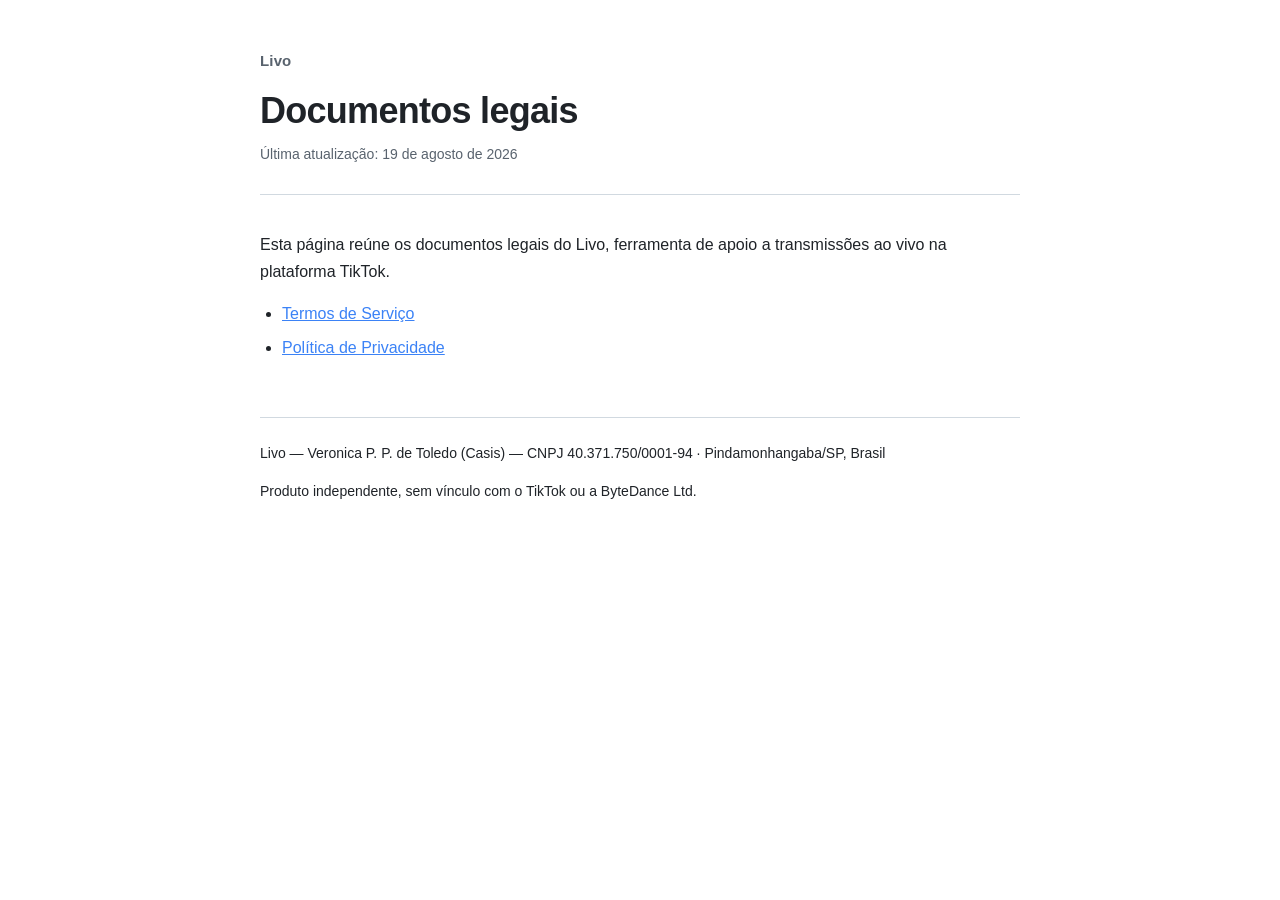
<file: index.html>
<!doctype html>
<html lang="pt-BR">
<head>
<meta charset="utf-8">
<meta name="viewport" content="width=device-width, initial-scale=1">
<meta name="robots" content="noindex, nofollow">
<title>Livo — Documentos legais</title>
<link rel="stylesheet" href="assets/legal.css">
</head>
<body>
<div class="wrap">

<header class="top">
  <div class="brand">Livo</div>
  <h1>Documentos legais</h1>
  <p class="updated">Última atualização: 19 de agosto de 2026</p>
</header>

<p>
  Esta página reúne os documentos legais do Livo, ferramenta de apoio a transmissões ao vivo
  na plataforma TikTok.
</p>

<ul>
  <li><a href="terms/">Termos de Serviço</a></li>
  <li><a href="privacy/">Política de Privacidade</a></li>
</ul>

<footer class="bottom">
  <p>
    Livo — Veronica P. P. de Toledo (Casis) — CNPJ 40.371.750/0001-94 ·
    Pindamonhangaba/SP, Brasil
  </p>
  <p>
    Produto independente, sem vínculo com o TikTok ou a ByteDance Ltd.
  </p>
</footer>

</div>
</body>
</html>
</file>
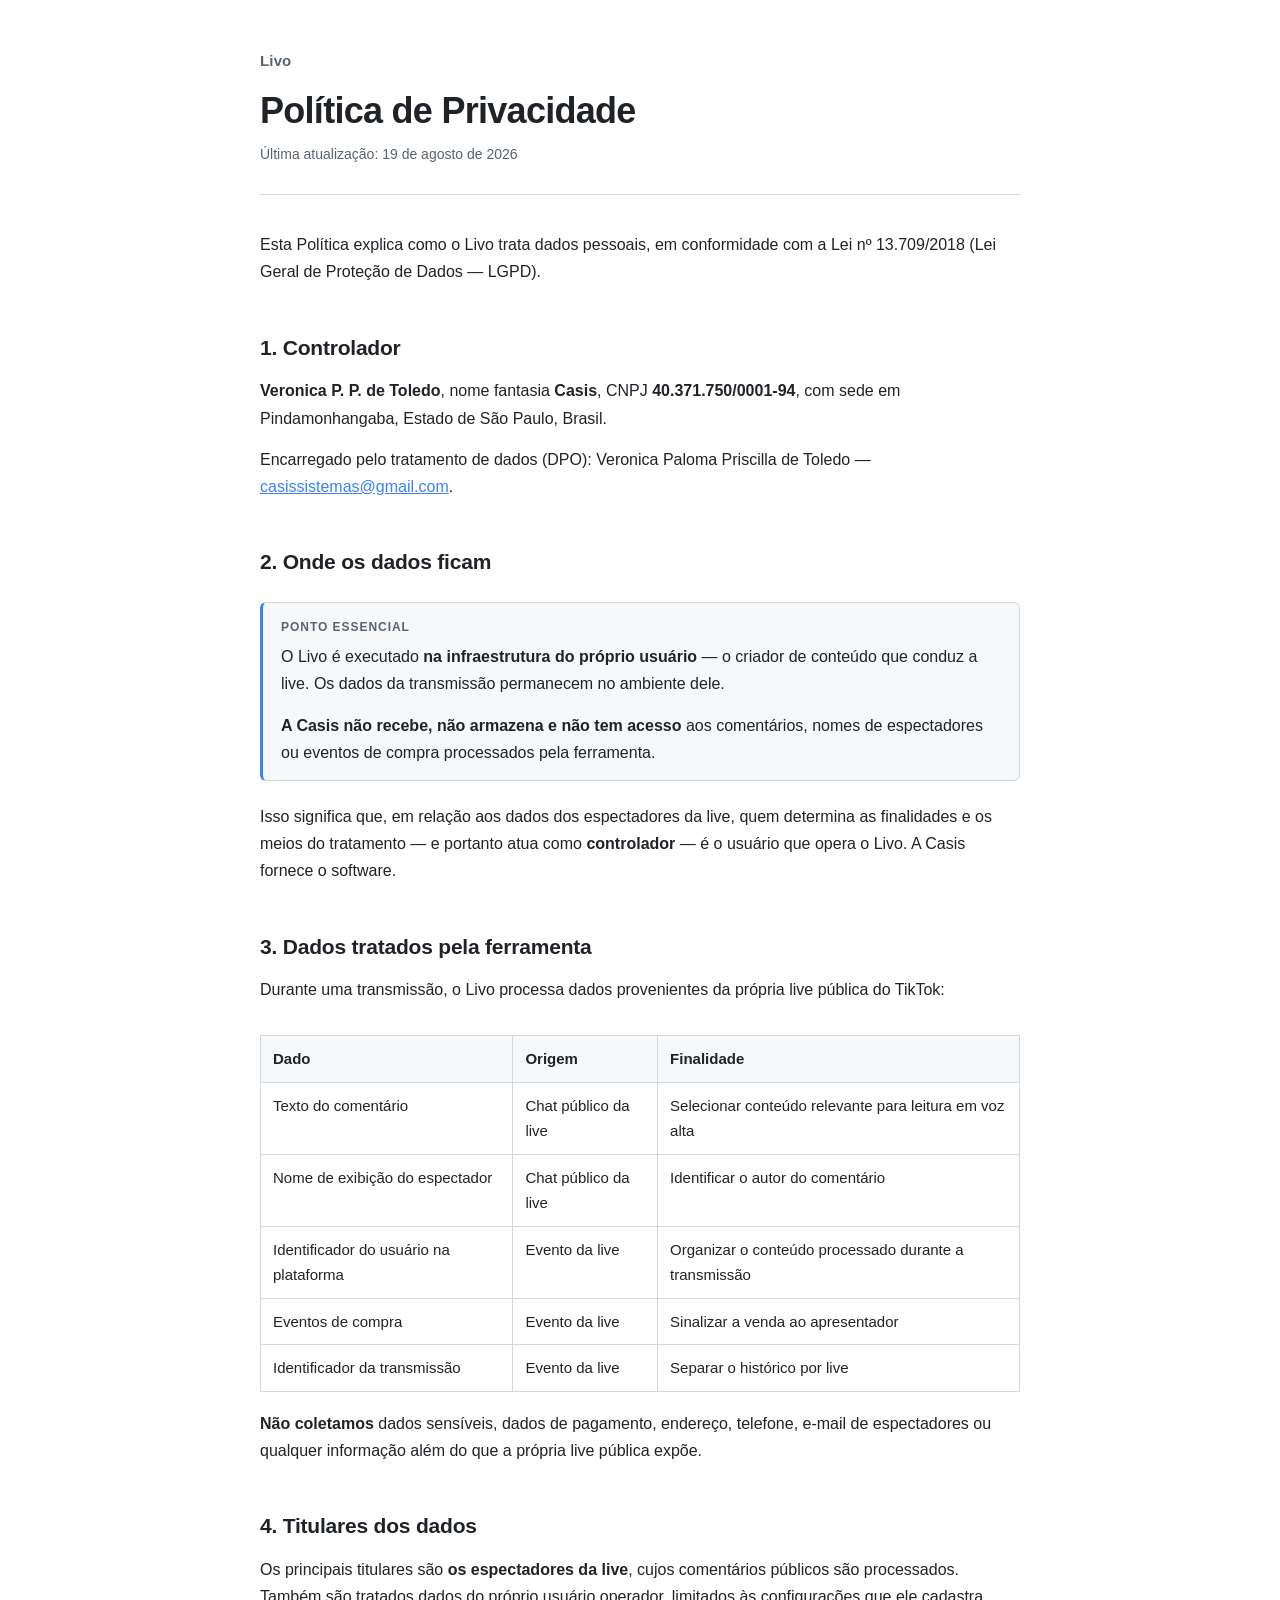
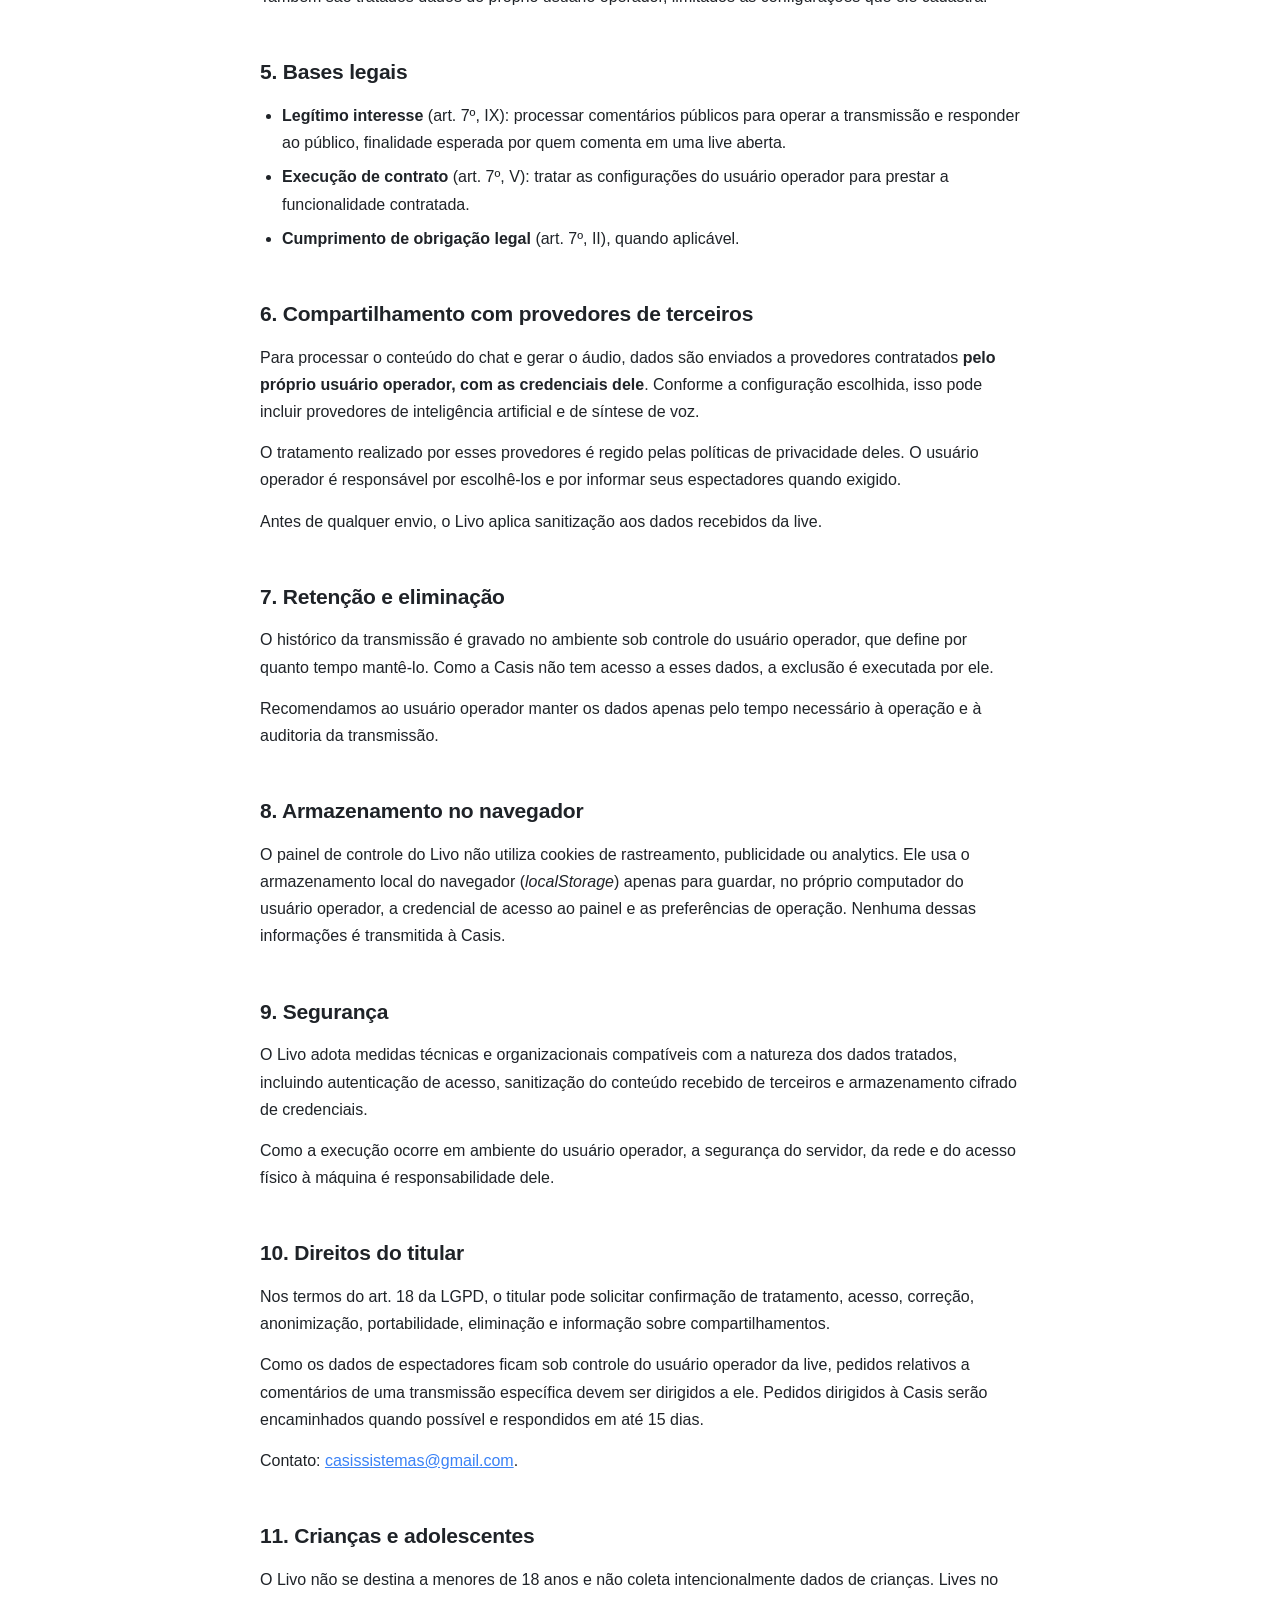
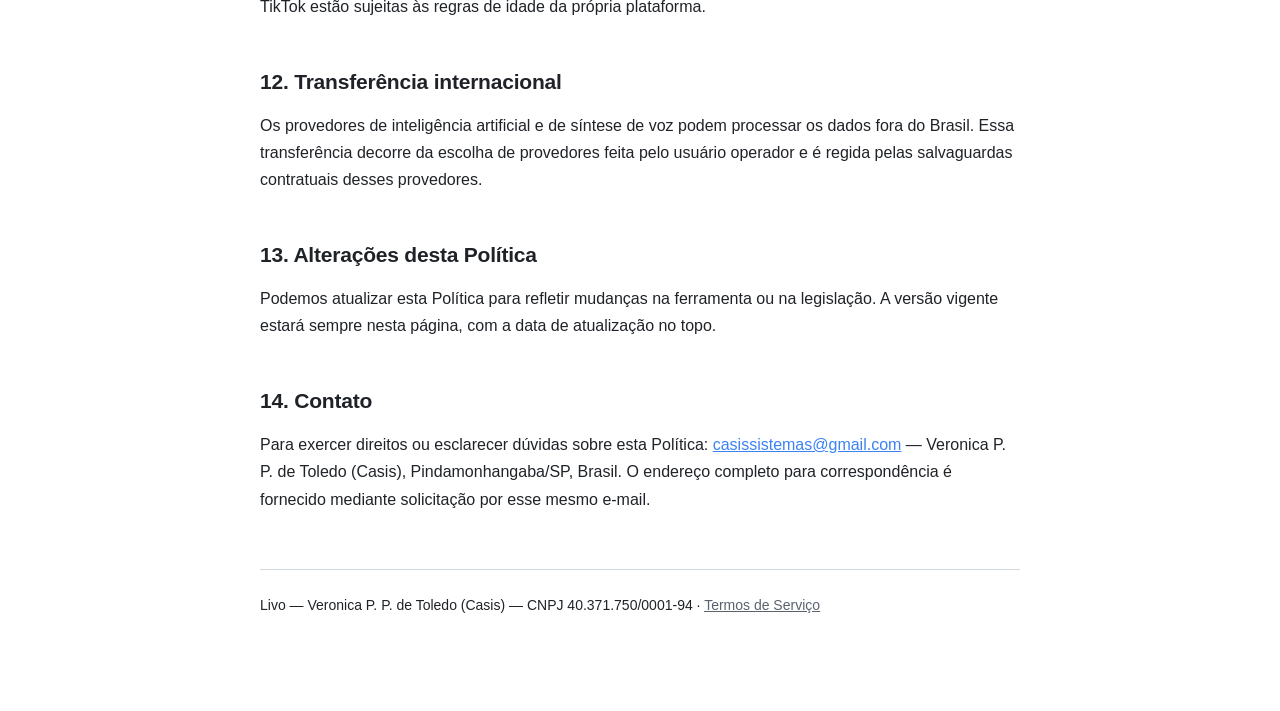
<file: privacy/index.html>
<!doctype html>
<html lang="pt-BR">
<head>
<meta charset="utf-8">
<meta name="viewport" content="width=device-width, initial-scale=1">
<meta name="robots" content="noindex, nofollow">
<title>Política de Privacidade — Livo</title>
<link rel="stylesheet" href="../assets/legal.css">
</head>
<body>
<div class="wrap">

<header class="top">
  <div class="brand"><a href="../">Livo</a></div>
  <h1>Política de Privacidade</h1>
  <p class="updated">Última atualização: 19 de agosto de 2026</p>
</header>

<p>
  Esta Política explica como o Livo trata dados pessoais, em conformidade com a Lei nº 13.709/2018
  (Lei Geral de Proteção de Dados — LGPD).
</p>

<h2>1. Controlador</h2>
<p>
  <strong>Veronica P. P. de Toledo</strong>, nome fantasia <strong>Casis</strong>, CNPJ
  <strong>40.371.750/0001-94</strong>, com sede em Pindamonhangaba, Estado de São Paulo, Brasil.
</p>
<p>
  Encarregado pelo tratamento de dados (DPO): Veronica Paloma Priscilla de Toledo —
  <a href="mailto:casissistemas@gmail.com">casissistemas@gmail.com</a>.
</p>

<h2>2. Onde os dados ficam</h2>
<div class="note">
  <span class="label">Ponto essencial</span>
  <p>
    O Livo é executado <strong>na infraestrutura do próprio usuário</strong> — o criador de
    conteúdo que conduz a live. Os dados da transmissão permanecem no ambiente dele.
  </p>
  <p>
    <strong>A Casis não recebe, não armazena e não tem acesso</strong> aos comentários, nomes de
    espectadores ou eventos de compra processados pela ferramenta.
  </p>
</div>
<p>
  Isso significa que, em relação aos dados dos espectadores da live, quem determina as finalidades
  e os meios do tratamento — e portanto atua como <strong>controlador</strong> — é o usuário que
  opera o Livo. A Casis fornece o software.
</p>

<h2>3. Dados tratados pela ferramenta</h2>
<p>
  Durante uma transmissão, o Livo processa dados provenientes da própria live pública do TikTok:
</p>
<div class="table-scroll">
<table>
  <thead>
    <tr><th>Dado</th><th>Origem</th><th>Finalidade</th></tr>
  </thead>
  <tbody>
    <tr>
      <td>Texto do comentário</td>
      <td>Chat público da live</td>
      <td>Selecionar conteúdo relevante para leitura em voz alta</td>
    </tr>
    <tr>
      <td>Nome de exibição do espectador</td>
      <td>Chat público da live</td>
      <td>Identificar o autor do comentário</td>
    </tr>
    <tr>
      <td>Identificador do usuário na plataforma</td>
      <td>Evento da live</td>
      <td>Organizar o conteúdo processado durante a transmissão</td>
    </tr>
    <tr>
      <td>Eventos de compra</td>
      <td>Evento da live</td>
      <td>Sinalizar a venda ao apresentador</td>
    </tr>
    <tr>
      <td>Identificador da transmissão</td>
      <td>Evento da live</td>
      <td>Separar o histórico por live</td>
    </tr>
  </tbody>
</table>
</div>
<p>
  <strong>Não coletamos</strong> dados sensíveis, dados de pagamento, endereço, telefone, e-mail de
  espectadores ou qualquer informação além do que a própria live pública expõe.
</p>

<h2>4. Titulares dos dados</h2>
<p>
  Os principais titulares são <strong>os espectadores da live</strong>, cujos comentários públicos
  são processados. Também são tratados dados do próprio usuário operador, limitados às
  configurações que ele cadastra.
</p>

<h2>5. Bases legais</h2>
<ul>
  <li>
    <strong>Legítimo interesse</strong> (art. 7º, IX): processar comentários públicos para operar a
    transmissão e responder ao público, finalidade esperada por quem comenta em uma live aberta.
  </li>
  <li>
    <strong>Execução de contrato</strong> (art. 7º, V): tratar as configurações do usuário operador
    para prestar a funcionalidade contratada.
  </li>
  <li>
    <strong>Cumprimento de obrigação legal</strong> (art. 7º, II), quando aplicável.
  </li>
</ul>

<h2>6. Compartilhamento com provedores de terceiros</h2>
<p>
  Para processar o conteúdo do chat e gerar o áudio, dados são enviados a provedores contratados
  <strong>pelo próprio usuário operador, com as credenciais dele</strong>. Conforme a configuração
  escolhida, isso pode incluir provedores de inteligência artificial e de síntese de voz.
</p>
<p>
  O tratamento realizado por esses provedores é regido pelas políticas de privacidade deles. O
  usuário operador é responsável por escolhê-los e por informar seus espectadores quando exigido.
</p>
<p>
  Antes de qualquer envio, o Livo aplica sanitização aos dados recebidos da live.
</p>

<h2>7. Retenção e eliminação</h2>
<p>
  O histórico da transmissão é gravado no ambiente sob controle do usuário operador, que define por
  quanto tempo mantê-lo. Como a Casis não tem acesso a esses dados, a exclusão é executada por ele.
</p>
<p>
  Recomendamos ao usuário operador manter os dados apenas pelo tempo necessário à operação e à
  auditoria da transmissão.
</p>

<h2>8. Armazenamento no navegador</h2>
<p>
  O painel de controle do Livo não utiliza cookies de rastreamento, publicidade ou analytics. Ele
  usa o armazenamento local do navegador (<em>localStorage</em>) apenas para guardar, no próprio
  computador do usuário operador, a credencial de acesso ao painel e as preferências de operação.
  Nenhuma dessas informações é transmitida à Casis.
</p>

<h2>9. Segurança</h2>
<p>
  O Livo adota medidas técnicas e organizacionais compatíveis com a natureza dos dados tratados,
  incluindo autenticação de acesso, sanitização do conteúdo recebido de terceiros e armazenamento
  cifrado de credenciais.
</p>
<p>
  Como a execução ocorre em ambiente do usuário operador, a segurança do servidor, da rede e do
  acesso físico à máquina é responsabilidade dele.
</p>

<h2>10. Direitos do titular</h2>
<p>
  Nos termos do art. 18 da LGPD, o titular pode solicitar confirmação de tratamento, acesso,
  correção, anonimização, portabilidade, eliminação e informação sobre compartilhamentos.
</p>
<p>
  Como os dados de espectadores ficam sob controle do usuário operador da live, pedidos relativos a
  comentários de uma transmissão específica devem ser dirigidos a ele. Pedidos dirigidos à Casis
  serão encaminhados quando possível e respondidos em até 15 dias.
</p>
<p>Contato: <a href="mailto:casissistemas@gmail.com">casissistemas@gmail.com</a>.</p>

<h2>11. Crianças e adolescentes</h2>
<p>
  O Livo não se destina a menores de 18 anos e não coleta intencionalmente dados de crianças. Lives
  no TikTok estão sujeitas às regras de idade da própria plataforma.
</p>

<h2>12. Transferência internacional</h2>
<p>
  Os provedores de inteligência artificial e de síntese de voz podem processar os dados fora do
  Brasil. Essa transferência decorre da escolha de provedores feita pelo usuário operador e é
  regida pelas salvaguardas contratuais desses provedores.
</p>

<h2>13. Alterações desta Política</h2>
<p>
  Podemos atualizar esta Política para refletir mudanças na ferramenta ou na legislação. A versão
  vigente estará sempre nesta página, com a data de atualização no topo.
</p>

<h2>14. Contato</h2>
<p>
  Para exercer direitos ou esclarecer dúvidas sobre esta Política:
  <a href="mailto:casissistemas@gmail.com">casissistemas@gmail.com</a> — Veronica P. P. de Toledo
  (Casis), Pindamonhangaba/SP, Brasil. O endereço completo para correspondência é fornecido
  mediante solicitação por esse mesmo e-mail.
</p>

<footer class="bottom">
  <p>
    Livo — Veronica P. P. de Toledo (Casis) — CNPJ 40.371.750/0001-94 ·
    <a href="../terms/">Termos de Serviço</a>
  </p>
</footer>

</div>
</body>
</html>
</file>
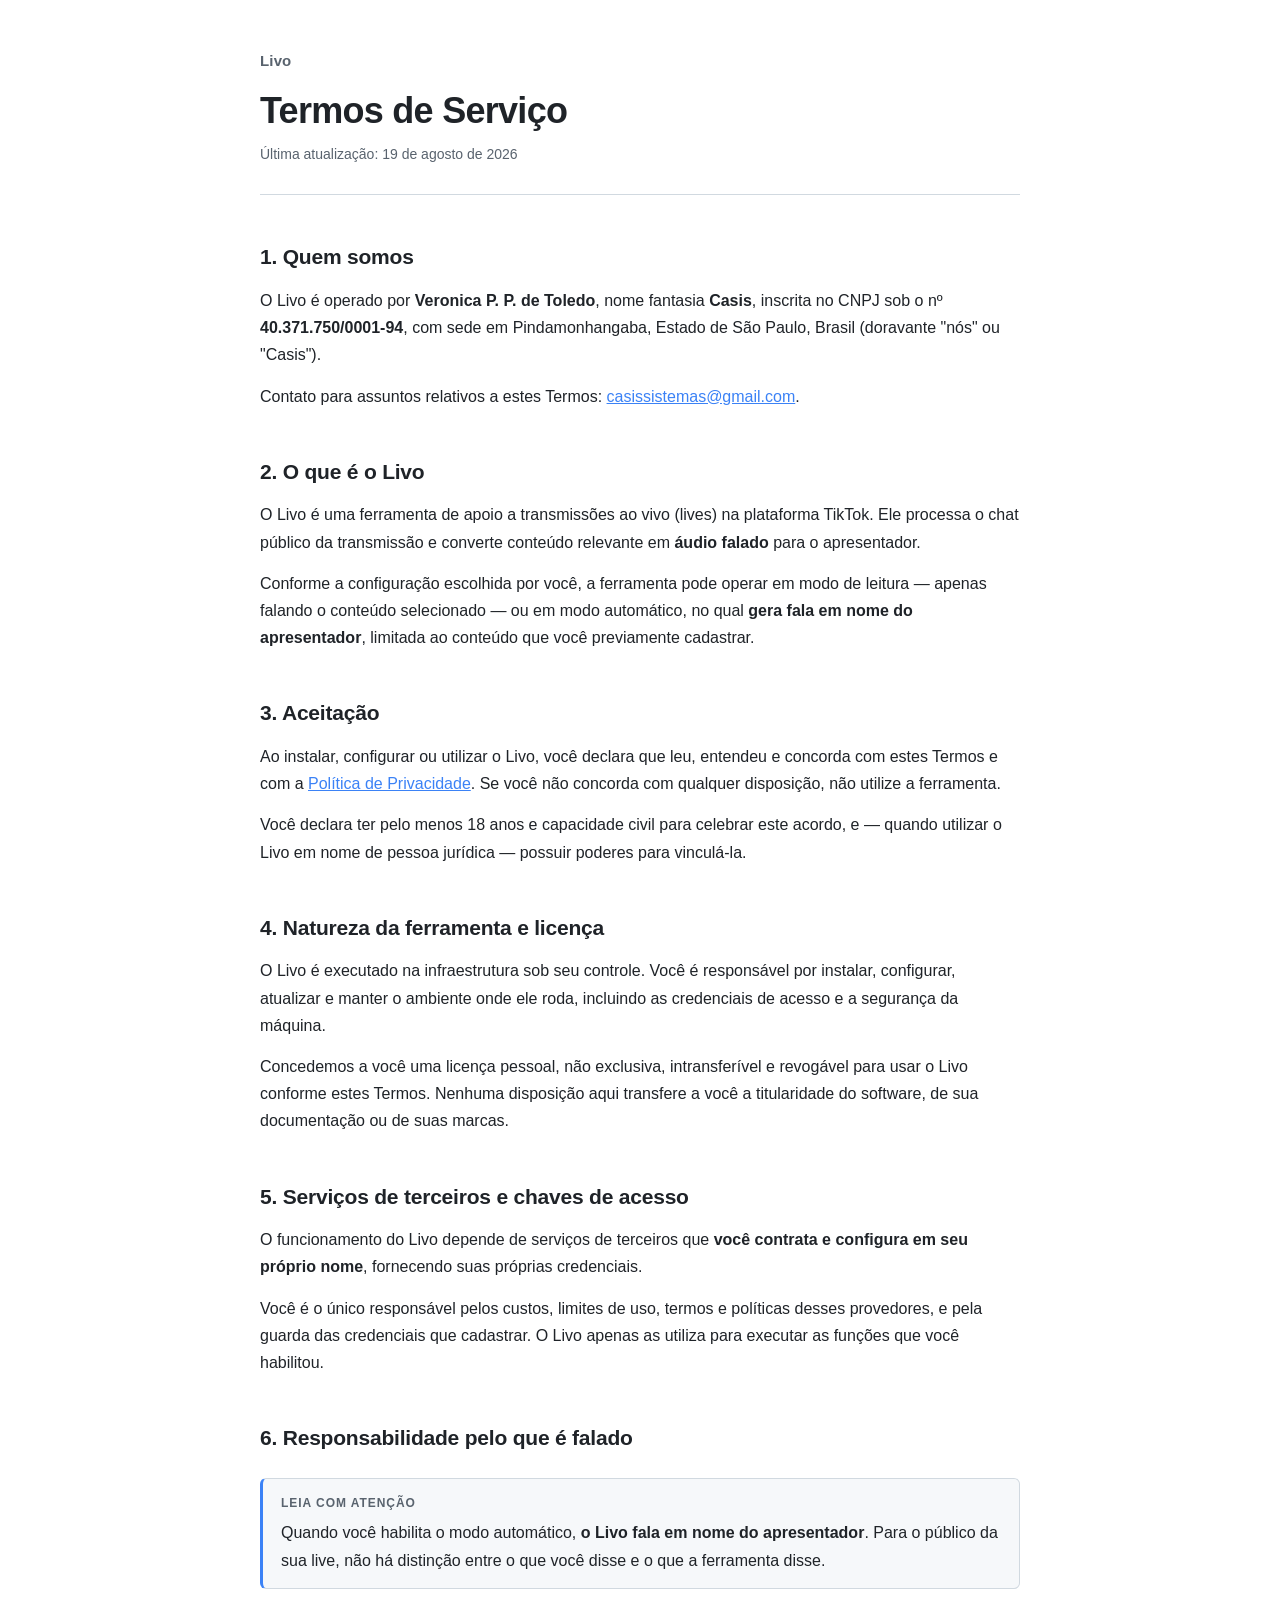
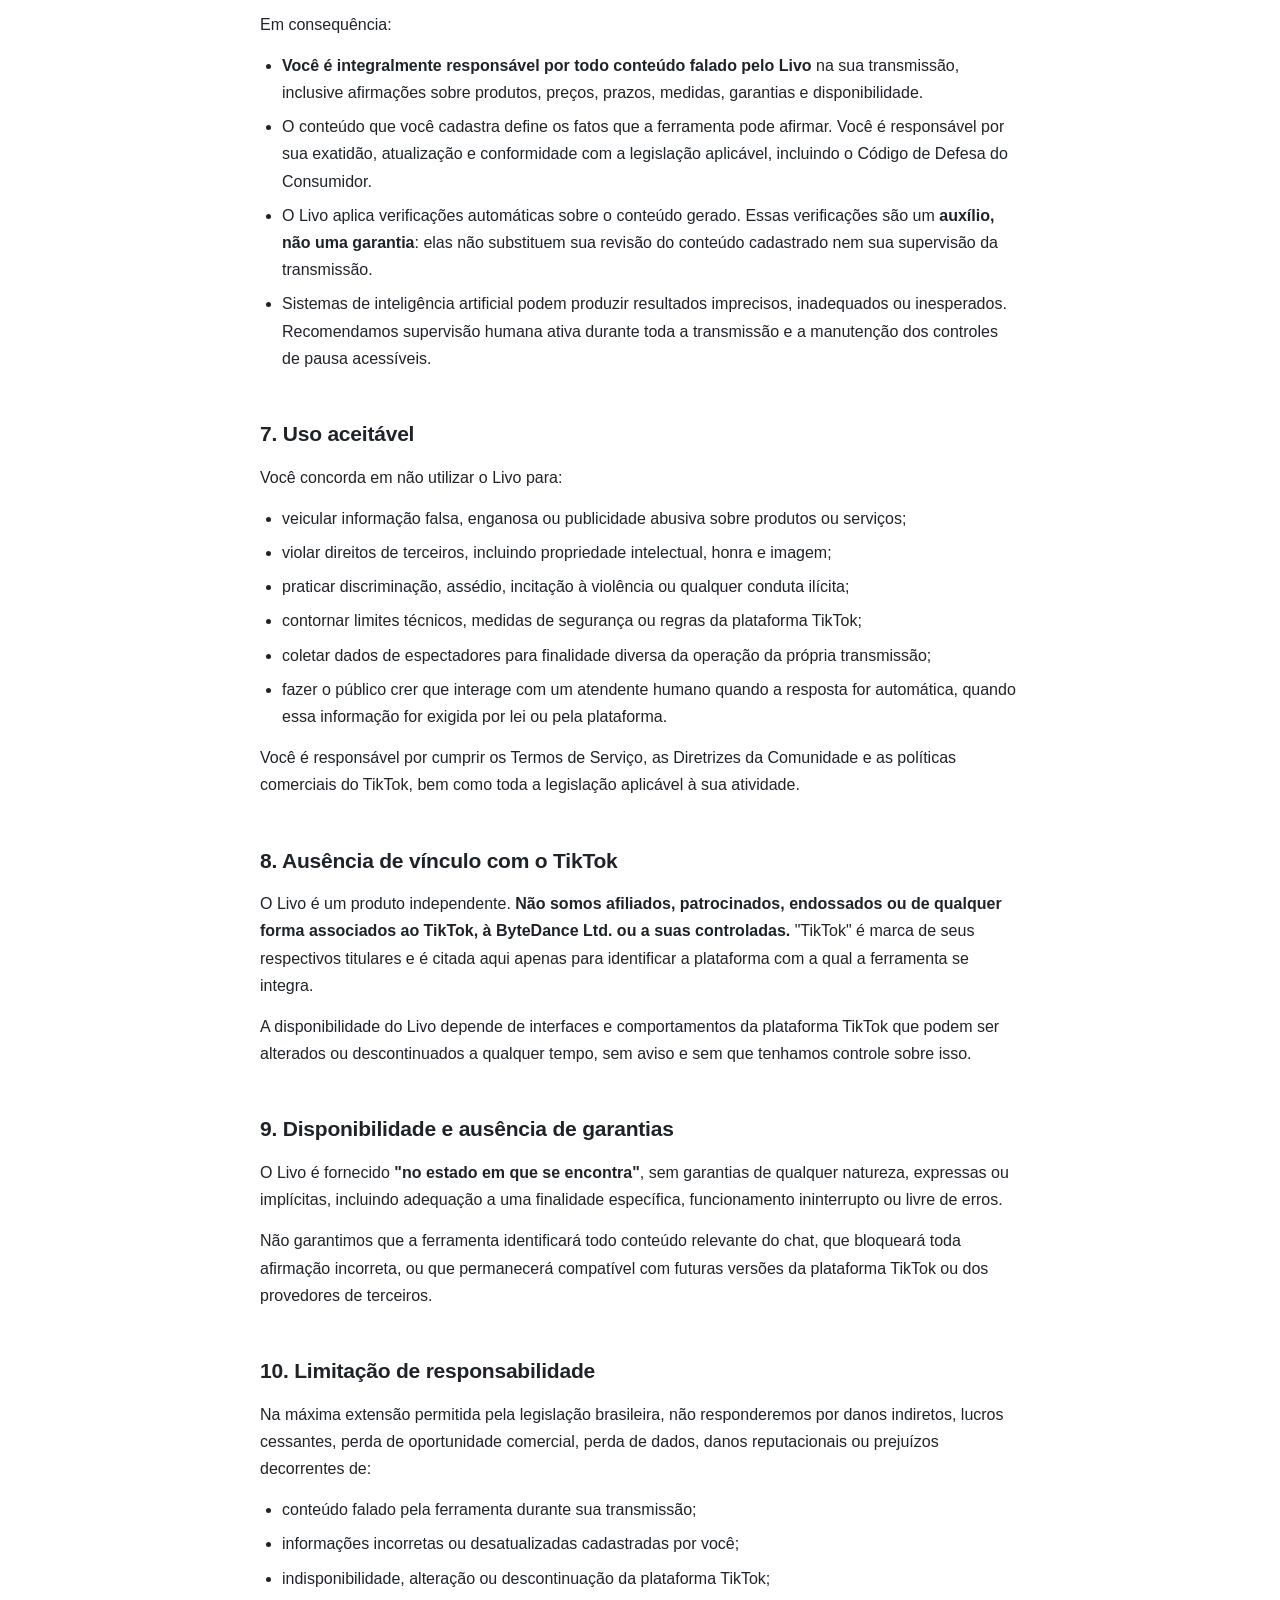
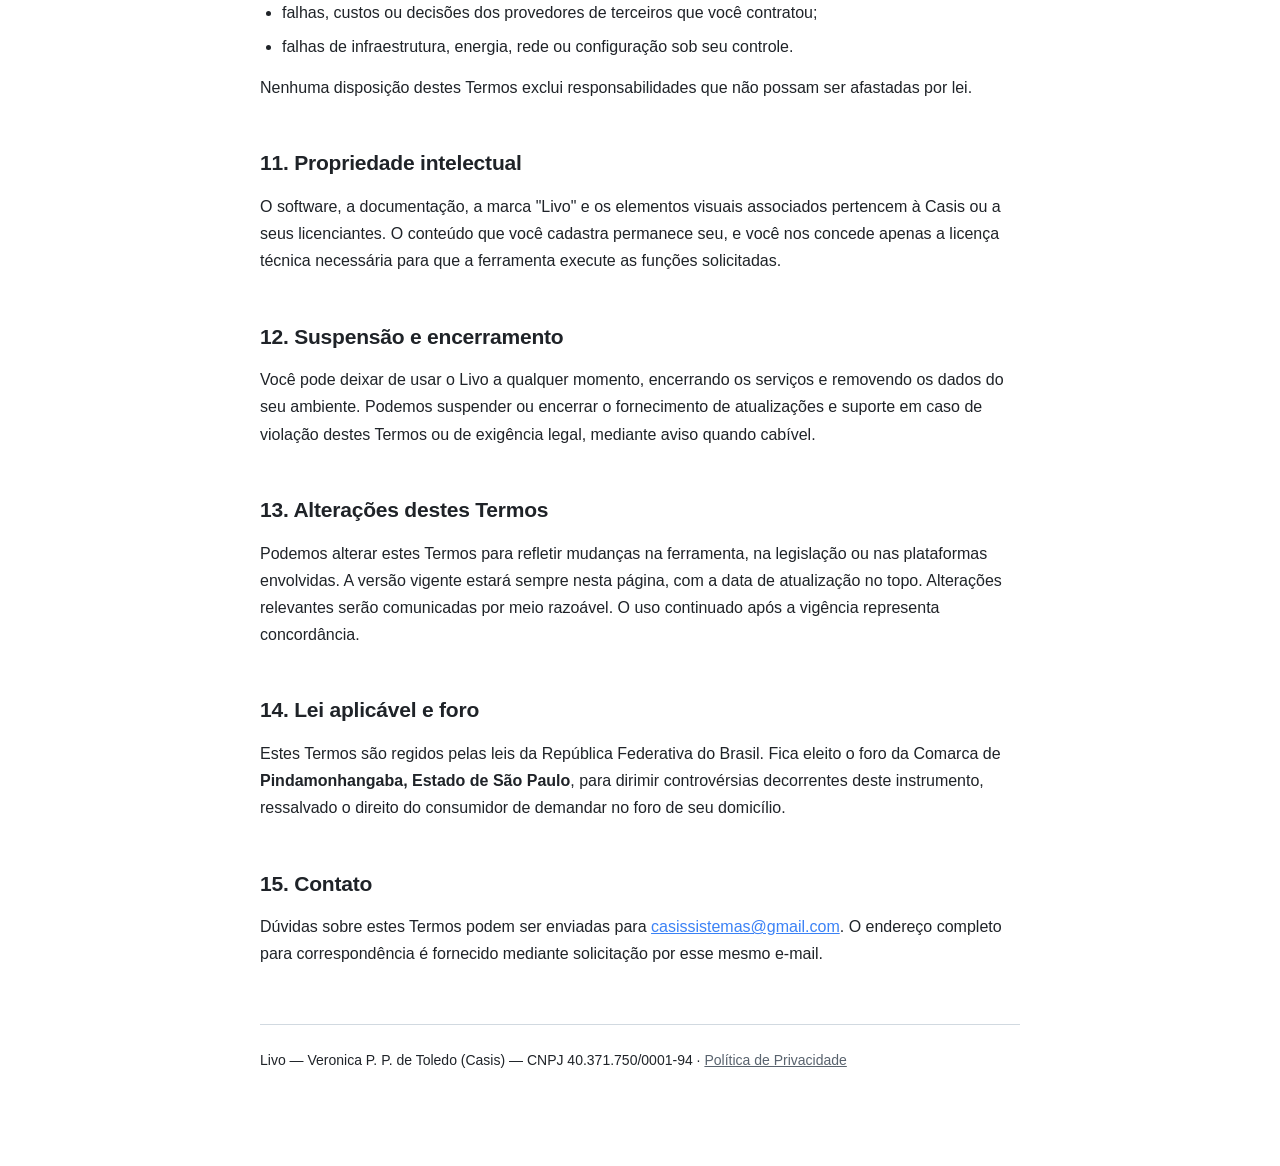
<file: terms/index.html>
<!doctype html>
<html lang="pt-BR">
<head>
<meta charset="utf-8">
<meta name="viewport" content="width=device-width, initial-scale=1">
<meta name="robots" content="noindex, nofollow">
<title>Termos de Serviço — Livo</title>
<link rel="stylesheet" href="../assets/legal.css">
</head>
<body>
<div class="wrap">

<header class="top">
  <div class="brand"><a href="../">Livo</a></div>
  <h1>Termos de Serviço</h1>
  <p class="updated">Última atualização: 19 de agosto de 2026</p>
</header>

<h2>1. Quem somos</h2>
<p>
  O Livo é operado por <strong>Veronica P. P. de Toledo</strong>, nome fantasia
  <strong>Casis</strong>, inscrita no CNPJ sob o nº <strong>40.371.750/0001-94</strong>, com sede
  em Pindamonhangaba, Estado de São Paulo, Brasil (doravante "nós" ou "Casis").
</p>
<p>
  Contato para assuntos relativos a estes Termos:
  <a href="mailto:casissistemas@gmail.com">casissistemas@gmail.com</a>.
</p>

<h2>2. O que é o Livo</h2>
<p>
  O Livo é uma ferramenta de apoio a transmissões ao vivo (lives) na plataforma TikTok. Ele
  processa o chat público da transmissão e converte conteúdo relevante em <strong>áudio
  falado</strong> para o apresentador.
</p>
<p>
  Conforme a configuração escolhida por você, a ferramenta pode operar em modo de leitura — apenas
  falando o conteúdo selecionado — ou em modo automático, no qual <strong>gera fala em nome do
  apresentador</strong>, limitada ao conteúdo que você previamente cadastrar.
</p>

<h2>3. Aceitação</h2>
<p>
  Ao instalar, configurar ou utilizar o Livo, você declara que leu, entendeu e concorda com estes
  Termos e com a <a href="../privacy/">Política de Privacidade</a>. Se você não concorda com
  qualquer disposição, não utilize a ferramenta.
</p>
<p>
  Você declara ter pelo menos 18 anos e capacidade civil para celebrar este acordo, e — quando
  utilizar o Livo em nome de pessoa jurídica — possuir poderes para vinculá-la.
</p>

<h2>4. Natureza da ferramenta e licença</h2>
<p>
  O Livo é executado na infraestrutura sob seu controle. Você é responsável por instalar,
  configurar, atualizar e manter o ambiente onde ele roda, incluindo as credenciais de acesso e a
  segurança da máquina.
</p>
<p>
  Concedemos a você uma licença pessoal, não exclusiva, intransferível e revogável para usar o
  Livo conforme estes Termos. Nenhuma disposição aqui transfere a você a titularidade do software,
  de sua documentação ou de suas marcas.
</p>

<h2>5. Serviços de terceiros e chaves de acesso</h2>
<p>
  O funcionamento do Livo depende de serviços de terceiros que <strong>você contrata e configura
  em seu próprio nome</strong>, fornecendo suas próprias credenciais.
</p>
<p>
  Você é o único responsável pelos custos, limites de uso, termos e políticas desses provedores, e
  pela guarda das credenciais que cadastrar. O Livo apenas as utiliza para executar as funções que
  você habilitou.
</p>

<h2>6. Responsabilidade pelo que é falado</h2>
<div class="note">
  <span class="label">Leia com atenção</span>
  <p>
    Quando você habilita o modo automático, <strong>o Livo fala em nome do apresentador</strong>.
    Para o público da sua live, não há distinção entre o que você disse e o que a ferramenta
    disse.
  </p>
</div>
<p>
  Em consequência:
</p>
<ul>
  <li>
    <strong>Você é integralmente responsável por todo conteúdo falado pelo Livo</strong> na sua
    transmissão, inclusive afirmações sobre produtos, preços, prazos, medidas, garantias e
    disponibilidade.
  </li>
  <li>
    O conteúdo que você cadastra define os fatos que a ferramenta pode afirmar. Você é responsável
    por sua exatidão, atualização e conformidade com a legislação aplicável, incluindo o Código de
    Defesa do Consumidor.
  </li>
  <li>
    O Livo aplica verificações automáticas sobre o conteúdo gerado. Essas verificações são um
    <strong>auxílio, não uma garantia</strong>: elas não substituem sua revisão do conteúdo
    cadastrado nem sua supervisão da transmissão.
  </li>
  <li>
    Sistemas de inteligência artificial podem produzir resultados imprecisos, inadequados ou
    inesperados. Recomendamos supervisão humana ativa durante toda a transmissão e a manutenção
    dos controles de pausa acessíveis.
  </li>
</ul>

<h2>7. Uso aceitável</h2>
<p>Você concorda em não utilizar o Livo para:</p>
<ul>
  <li>veicular informação falsa, enganosa ou publicidade abusiva sobre produtos ou serviços;</li>
  <li>violar direitos de terceiros, incluindo propriedade intelectual, honra e imagem;</li>
  <li>praticar discriminação, assédio, incitação à violência ou qualquer conduta ilícita;</li>
  <li>contornar limites técnicos, medidas de segurança ou regras da plataforma TikTok;</li>
  <li>coletar dados de espectadores para finalidade diversa da operação da própria transmissão;</li>
  <li>fazer o público crer que interage com um atendente humano quando a resposta for automática,
      quando essa informação for exigida por lei ou pela plataforma.</li>
</ul>
<p>
  Você é responsável por cumprir os Termos de Serviço, as Diretrizes da Comunidade e as políticas
  comerciais do TikTok, bem como toda a legislação aplicável à sua atividade.
</p>

<h2>8. Ausência de vínculo com o TikTok</h2>
<p>
  O Livo é um produto independente. <strong>Não somos afiliados, patrocinados, endossados ou de
  qualquer forma associados ao TikTok, à ByteDance Ltd. ou a suas controladas.</strong> "TikTok" é
  marca de seus respectivos titulares e é citada aqui apenas para identificar a plataforma com a
  qual a ferramenta se integra.
</p>
<p>
  A disponibilidade do Livo depende de interfaces e comportamentos da plataforma TikTok que podem
  ser alterados ou descontinuados a qualquer tempo, sem aviso e sem que tenhamos controle sobre
  isso.
</p>

<h2>9. Disponibilidade e ausência de garantias</h2>
<p>
  O Livo é fornecido <strong>"no estado em que se encontra"</strong>, sem garantias de qualquer
  natureza, expressas ou implícitas, incluindo adequação a uma finalidade específica,
  funcionamento ininterrupto ou livre de erros.
</p>
<p>
  Não garantimos que a ferramenta identificará todo conteúdo relevante do chat, que bloqueará toda
  afirmação incorreta, ou que permanecerá compatível com futuras versões da plataforma TikTok ou
  dos provedores de terceiros.
</p>

<h2>10. Limitação de responsabilidade</h2>
<p>
  Na máxima extensão permitida pela legislação brasileira, não responderemos por danos indiretos,
  lucros cessantes, perda de oportunidade comercial, perda de dados, danos reputacionais ou
  prejuízos decorrentes de:
</p>
<ul>
  <li>conteúdo falado pela ferramenta durante sua transmissão;</li>
  <li>informações incorretas ou desatualizadas cadastradas por você;</li>
  <li>indisponibilidade, alteração ou descontinuação da plataforma TikTok;</li>
  <li>falhas, custos ou decisões dos provedores de terceiros que você contratou;</li>
  <li>falhas de infraestrutura, energia, rede ou configuração sob seu controle.</li>
</ul>
<p>
  Nenhuma disposição destes Termos exclui responsabilidades que não possam ser afastadas por lei.
</p>

<h2>11. Propriedade intelectual</h2>
<p>
  O software, a documentação, a marca "Livo" e os elementos visuais associados pertencem à Casis
  ou a seus licenciantes. O conteúdo que você cadastra permanece seu, e você nos concede apenas a
  licença técnica necessária para que a ferramenta execute as funções solicitadas.
</p>

<h2>12. Suspensão e encerramento</h2>
<p>
  Você pode deixar de usar o Livo a qualquer momento, encerrando os serviços e removendo os dados
  do seu ambiente. Podemos suspender ou encerrar o fornecimento de atualizações e suporte em caso
  de violação destes Termos ou de exigência legal, mediante aviso quando cabível.
</p>

<h2>13. Alterações destes Termos</h2>
<p>
  Podemos alterar estes Termos para refletir mudanças na ferramenta, na legislação ou nas
  plataformas envolvidas. A versão vigente estará sempre nesta página, com a data de atualização
  no topo. Alterações relevantes serão comunicadas por meio razoável. O uso continuado após a
  vigência representa concordância.
</p>

<h2>14. Lei aplicável e foro</h2>
<p>
  Estes Termos são regidos pelas leis da República Federativa do Brasil. Fica eleito o foro da
  Comarca de <strong>Pindamonhangaba, Estado de São Paulo</strong>, para dirimir controvérsias
  decorrentes deste instrumento, ressalvado o direito do consumidor de demandar no foro de seu
  domicílio.
</p>

<h2>15. Contato</h2>
<p>
  Dúvidas sobre estes Termos podem ser enviadas para
  <a href="mailto:casissistemas@gmail.com">casissistemas@gmail.com</a>. O endereço completo para
  correspondência é fornecido mediante solicitação por esse mesmo e-mail.
</p>

<footer class="bottom">
  <p>
    Livo — Veronica P. P. de Toledo (Casis) — CNPJ 40.371.750/0001-94 ·
    <a href="../privacy/">Política de Privacidade</a>
  </p>
</footer>

</div>
</body>
</html>
</file>
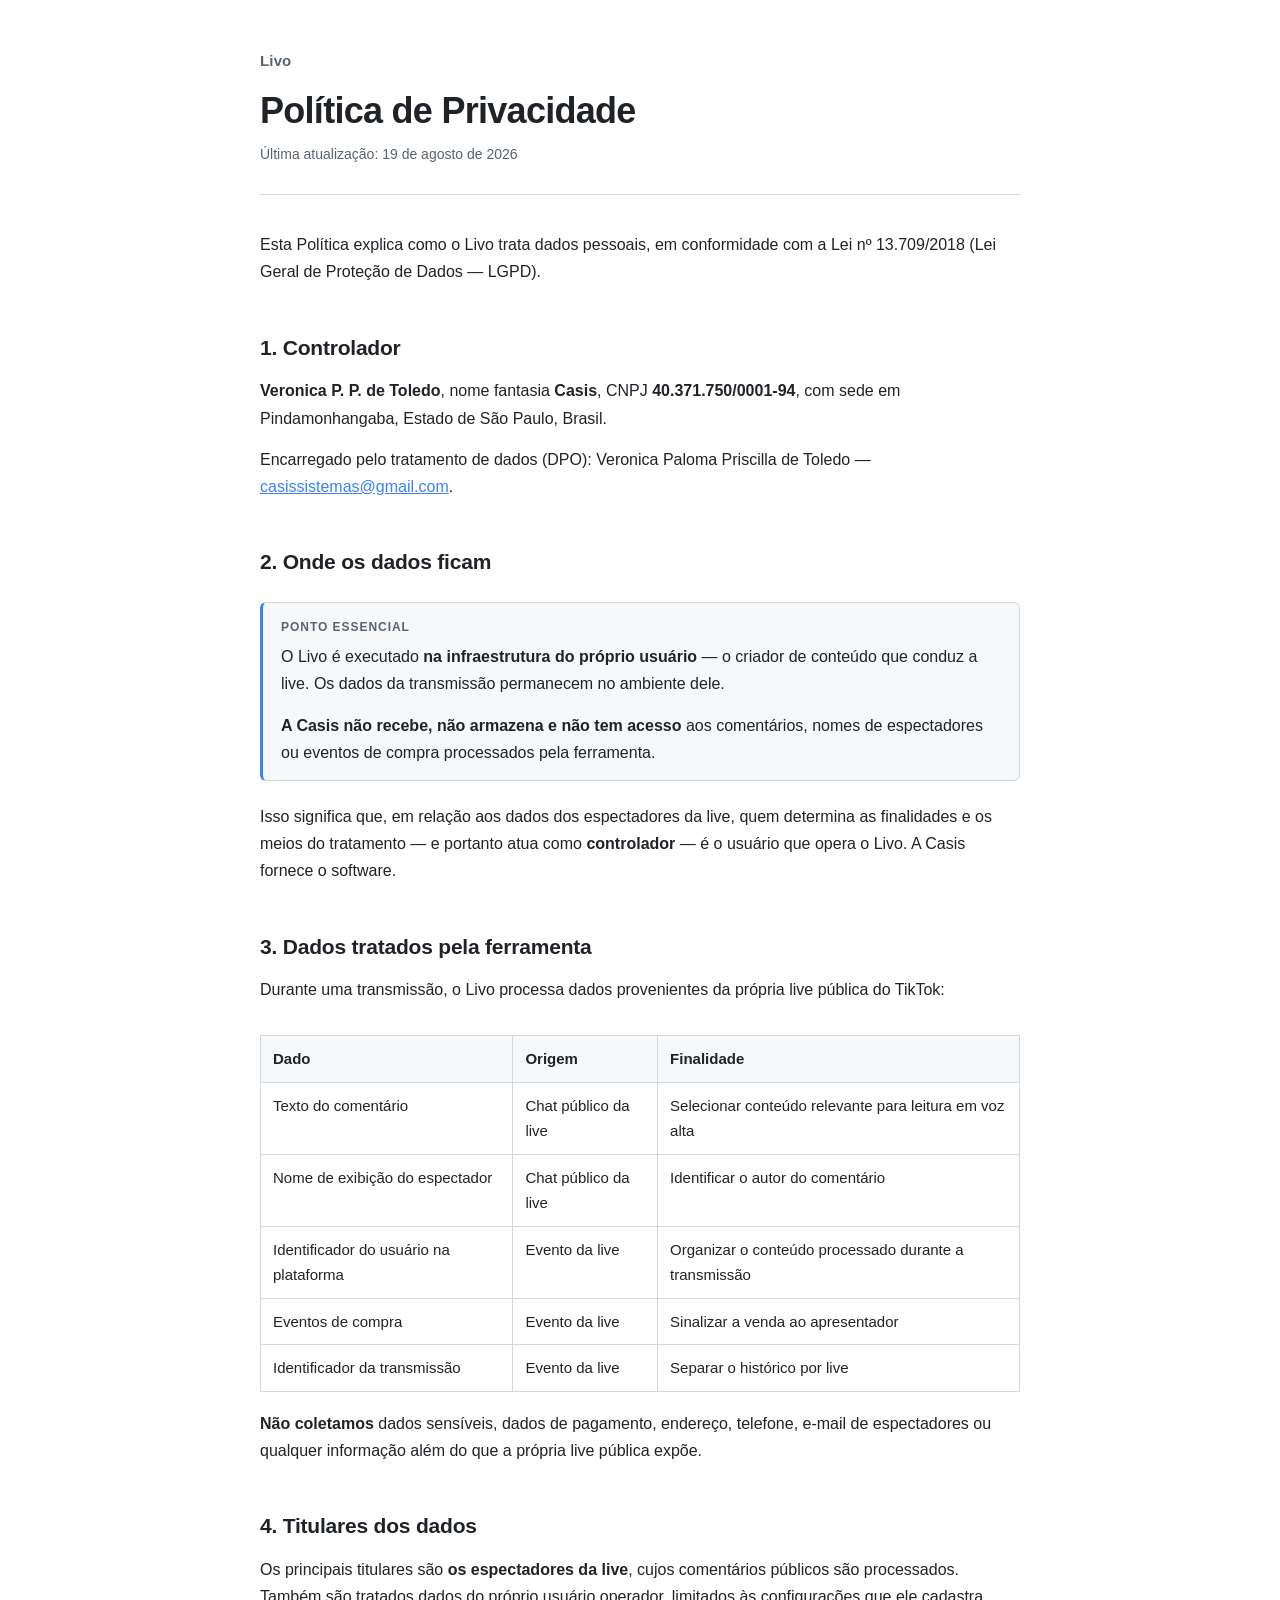
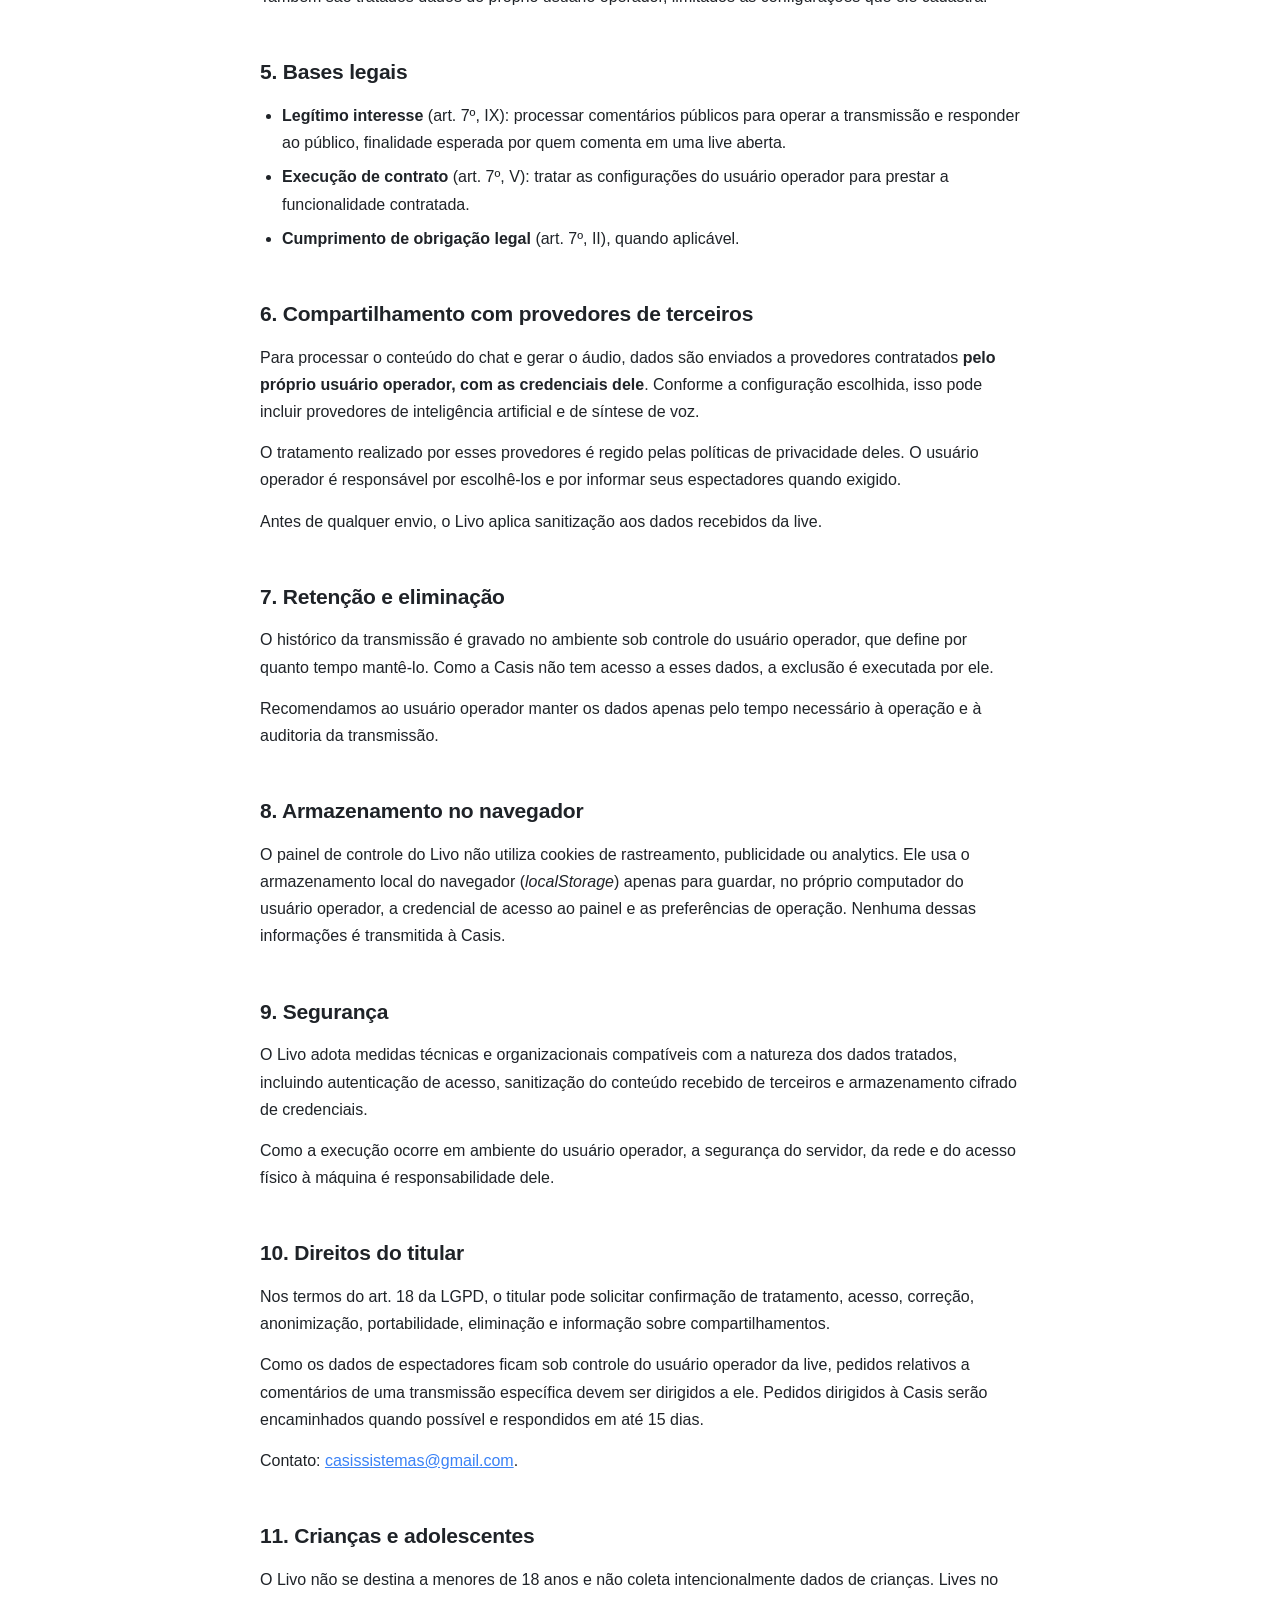
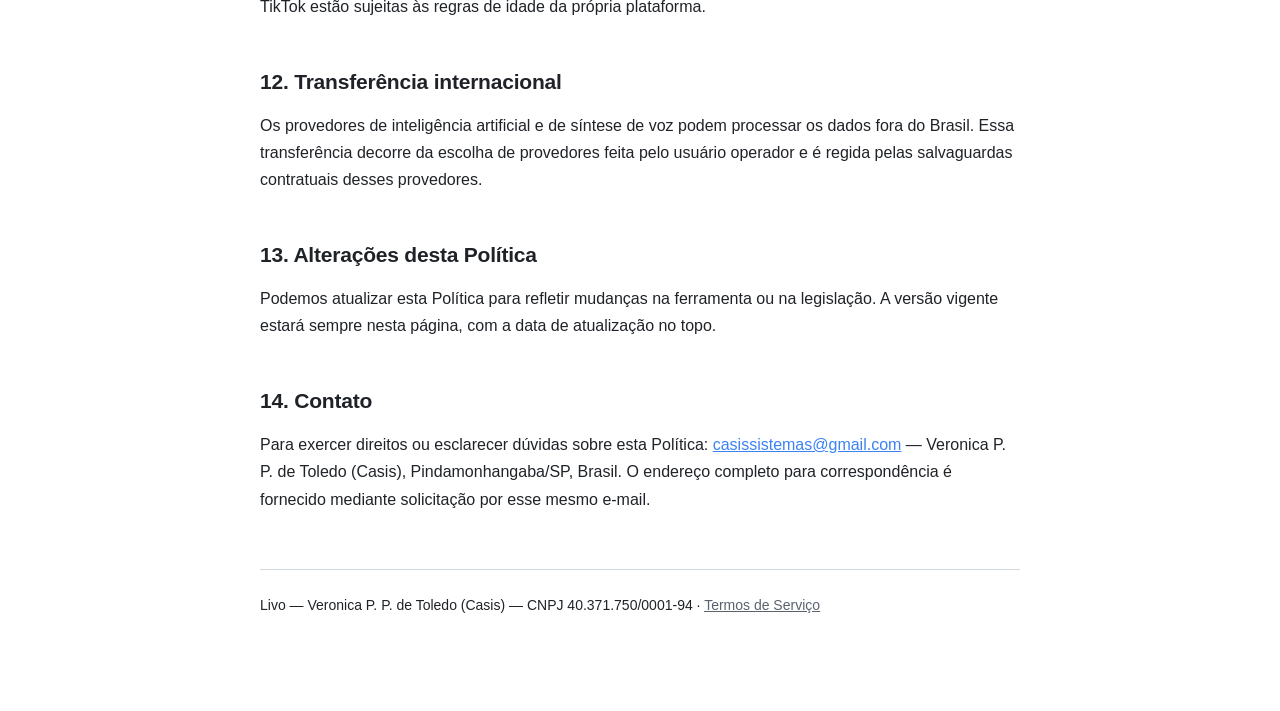
<file: privacy.html>
<!doctype html>
<html lang="pt-BR">
<head>
<meta charset="utf-8">
<meta name="robots" content="noindex, nofollow">
<meta http-equiv="refresh" content="0; url=./privacy/">
<link rel="canonical" href="./privacy/">
<title>Redirecionando…</title>
</head>
<body>
<p>Esta página mudou de endereço. Siga para <a href="./privacy/">./privacy/</a>.</p>
</body>
</html>
</file>
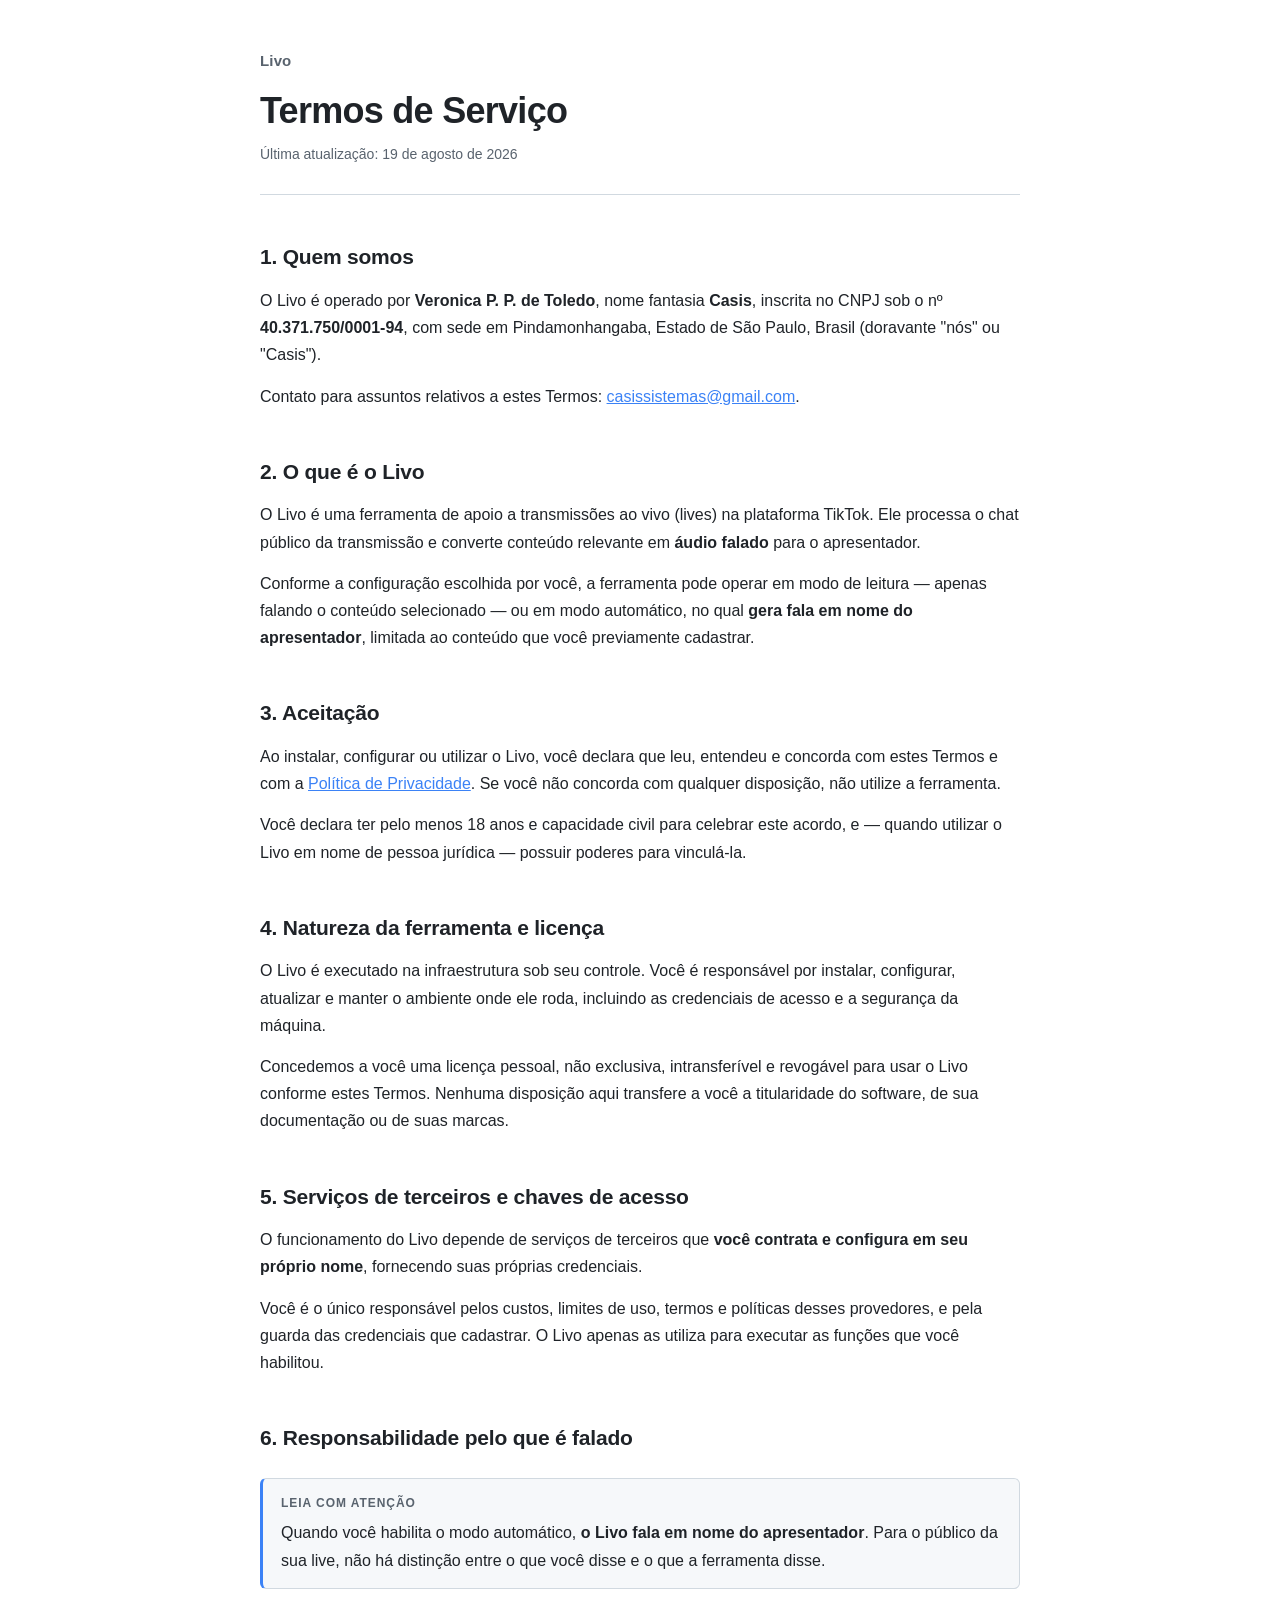
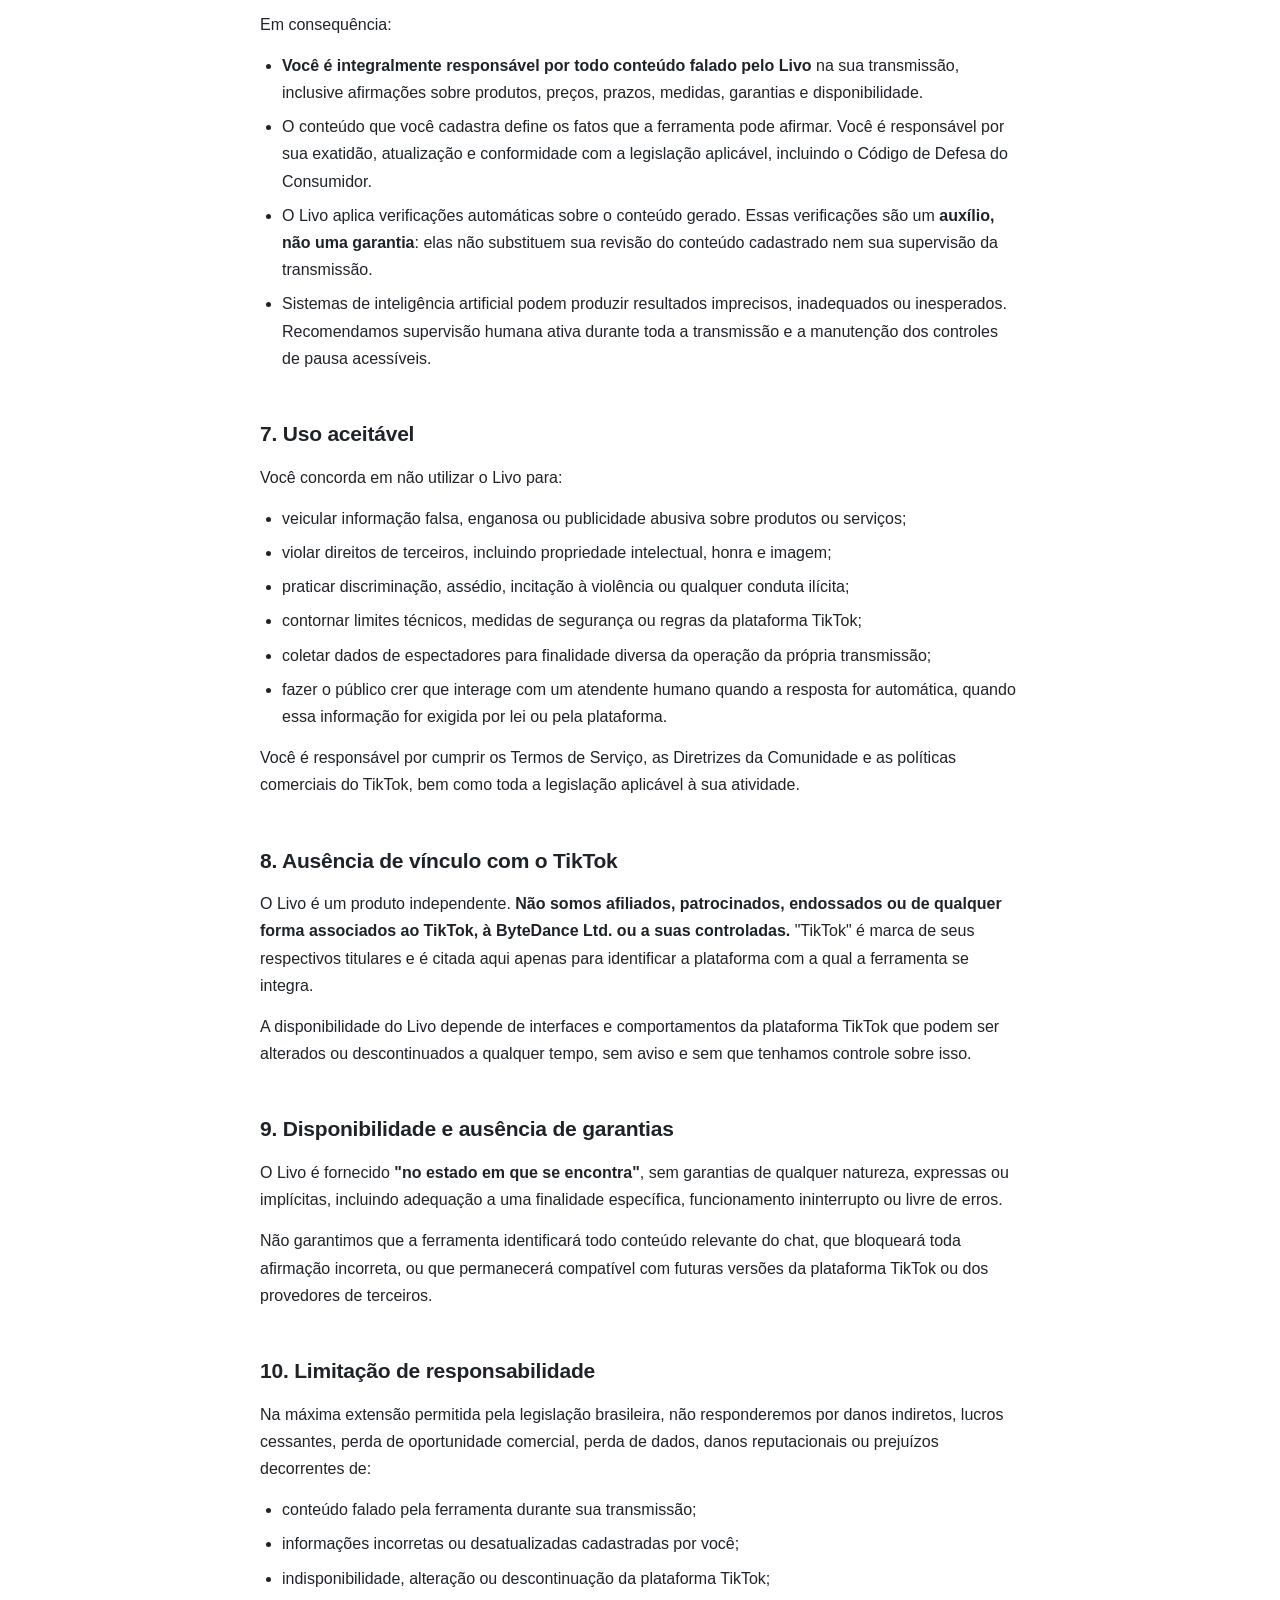
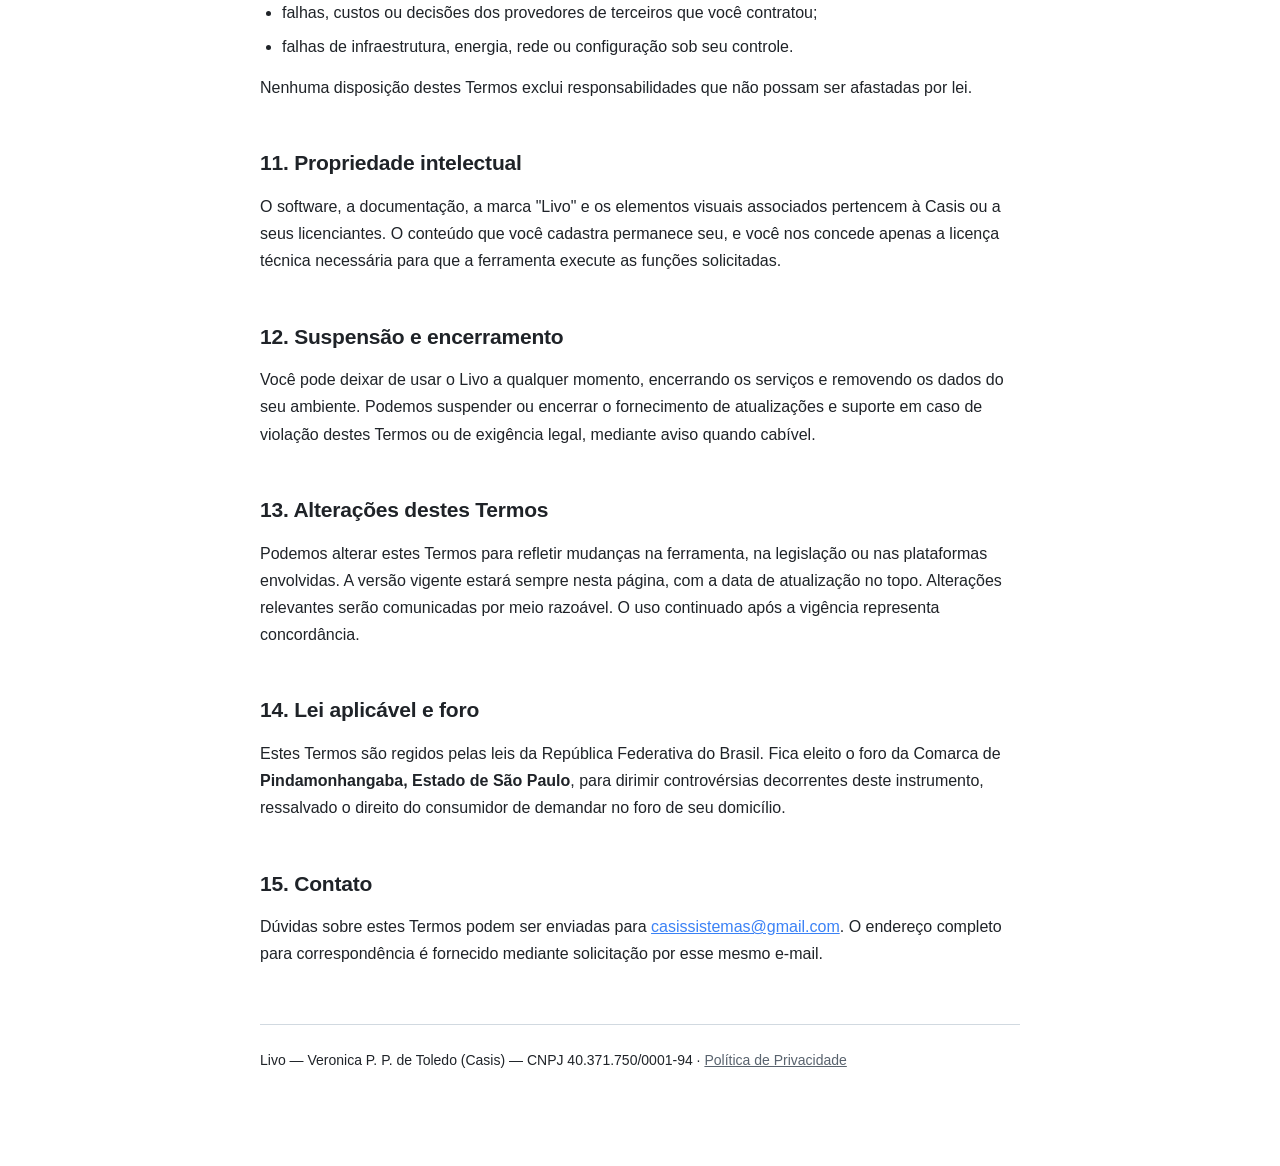
<file: terms.html>
<!doctype html>
<html lang="pt-BR">
<head>
<meta charset="utf-8">
<meta name="robots" content="noindex, nofollow">
<meta http-equiv="refresh" content="0; url=./terms/">
<link rel="canonical" href="./terms/">
<title>Redirecionando…</title>
</head>
<body>
<p>Esta página mudou de endereço. Siga para <a href="./terms/">./terms/</a>.</p>
</body>
</html>
</file>
<file: assets/legal.css>
/* Estilo compartilhado das páginas legais do Livo. */

:root {
  --bg: #ffffff;
  --surface: #f6f8fa;
  --text: #1f2328;
  --muted: #59636e;
  --border: #d1d9e0;
  --accent: #3b82f6;
  --flag-bg: #fff4d6;
  --flag-border: #d4a72c;
  --flag-text: #6b4e00;
}

@media (prefers-color-scheme: dark) {
  :root {
    --bg: #0d1117;
    --surface: #161b22;
    --text: #e6edf3;
    --muted: #9198a1;
    --border: #30363d;
    --accent: #6ea8fe;
    --flag-bg: #2b2413;
    --flag-border: #9e7b0d;
    --flag-text: #f0d78c;
  }
}

* { box-sizing: border-box; }

body {
  margin: 0;
  padding: 0 20px 80px;
  background: var(--bg);
  color: var(--text);
  font: 16px/1.7 -apple-system, BlinkMacSystemFont, "Segoe UI", Roboto, Helvetica, Arial, sans-serif;
  -webkit-text-size-adjust: 100%;
}

.wrap { max-width: 760px; margin: 0 auto; }

header.top {
  padding: 48px 0 28px;
  border-bottom: 1px solid var(--border);
  margin-bottom: 36px;
}

.brand { font-size: 15px; font-weight: 600; letter-spacing: 0.01em; color: var(--muted); }
.brand a { color: inherit; text-decoration: none; }
.brand a:hover { color: var(--accent); }

h1 { font-size: clamp(28px, 5vw, 36px); line-height: 1.25; margin: 14px 0 10px; letter-spacing: -0.02em; }
h2 {
  font-size: 21px;
  margin: 40px 0 12px;
  padding-top: 4px;
  letter-spacing: -0.01em;
}
h3 { font-size: 17px; margin: 26px 0 8px; }

.updated { color: var(--muted); font-size: 14px; margin: 0; }

p, li { color: var(--text); }
p { margin: 0 0 14px; }
ul, ol { margin: 0 0 14px; padding-left: 22px; }
li { margin-bottom: 7px; }

a { color: var(--accent); }

strong { font-weight: 650; }

/* Campo que PRECISA ser preenchido antes de publicar. Berrante de propósito:
   uma página legal com "[RAZÃO SOCIAL]" no ar é pior que nenhuma página. */
.fill {
  background: var(--flag-bg);
  border: 1px solid var(--flag-border);
  color: var(--flag-text);
  border-radius: 4px;
  padding: 1px 6px;
  font-weight: 600;
  font-size: 0.94em;
  white-space: nowrap;
}

.note {
  background: var(--surface);
  border: 1px solid var(--border);
  border-left: 3px solid var(--accent);
  border-radius: 6px;
  padding: 14px 18px;
  margin: 22px 0;
}
.note p:last-child { margin-bottom: 0; }
.note .label {
  display: block;
  font-size: 12px;
  font-weight: 700;
  letter-spacing: 0.08em;
  text-transform: uppercase;
  color: var(--muted);
  margin-bottom: 6px;
}

table { width: 100%; border-collapse: collapse; margin: 18px 0; font-size: 15px; }
th, td { text-align: left; padding: 10px 12px; border: 1px solid var(--border); vertical-align: top; }
th { background: var(--surface); font-weight: 650; }

.table-scroll { overflow-x: auto; }

footer.bottom {
  margin-top: 56px;
  padding-top: 24px;
  border-top: 1px solid var(--border);
  color: var(--muted);
  font-size: 14px;
}
footer.bottom a { color: var(--muted); }
</file>
